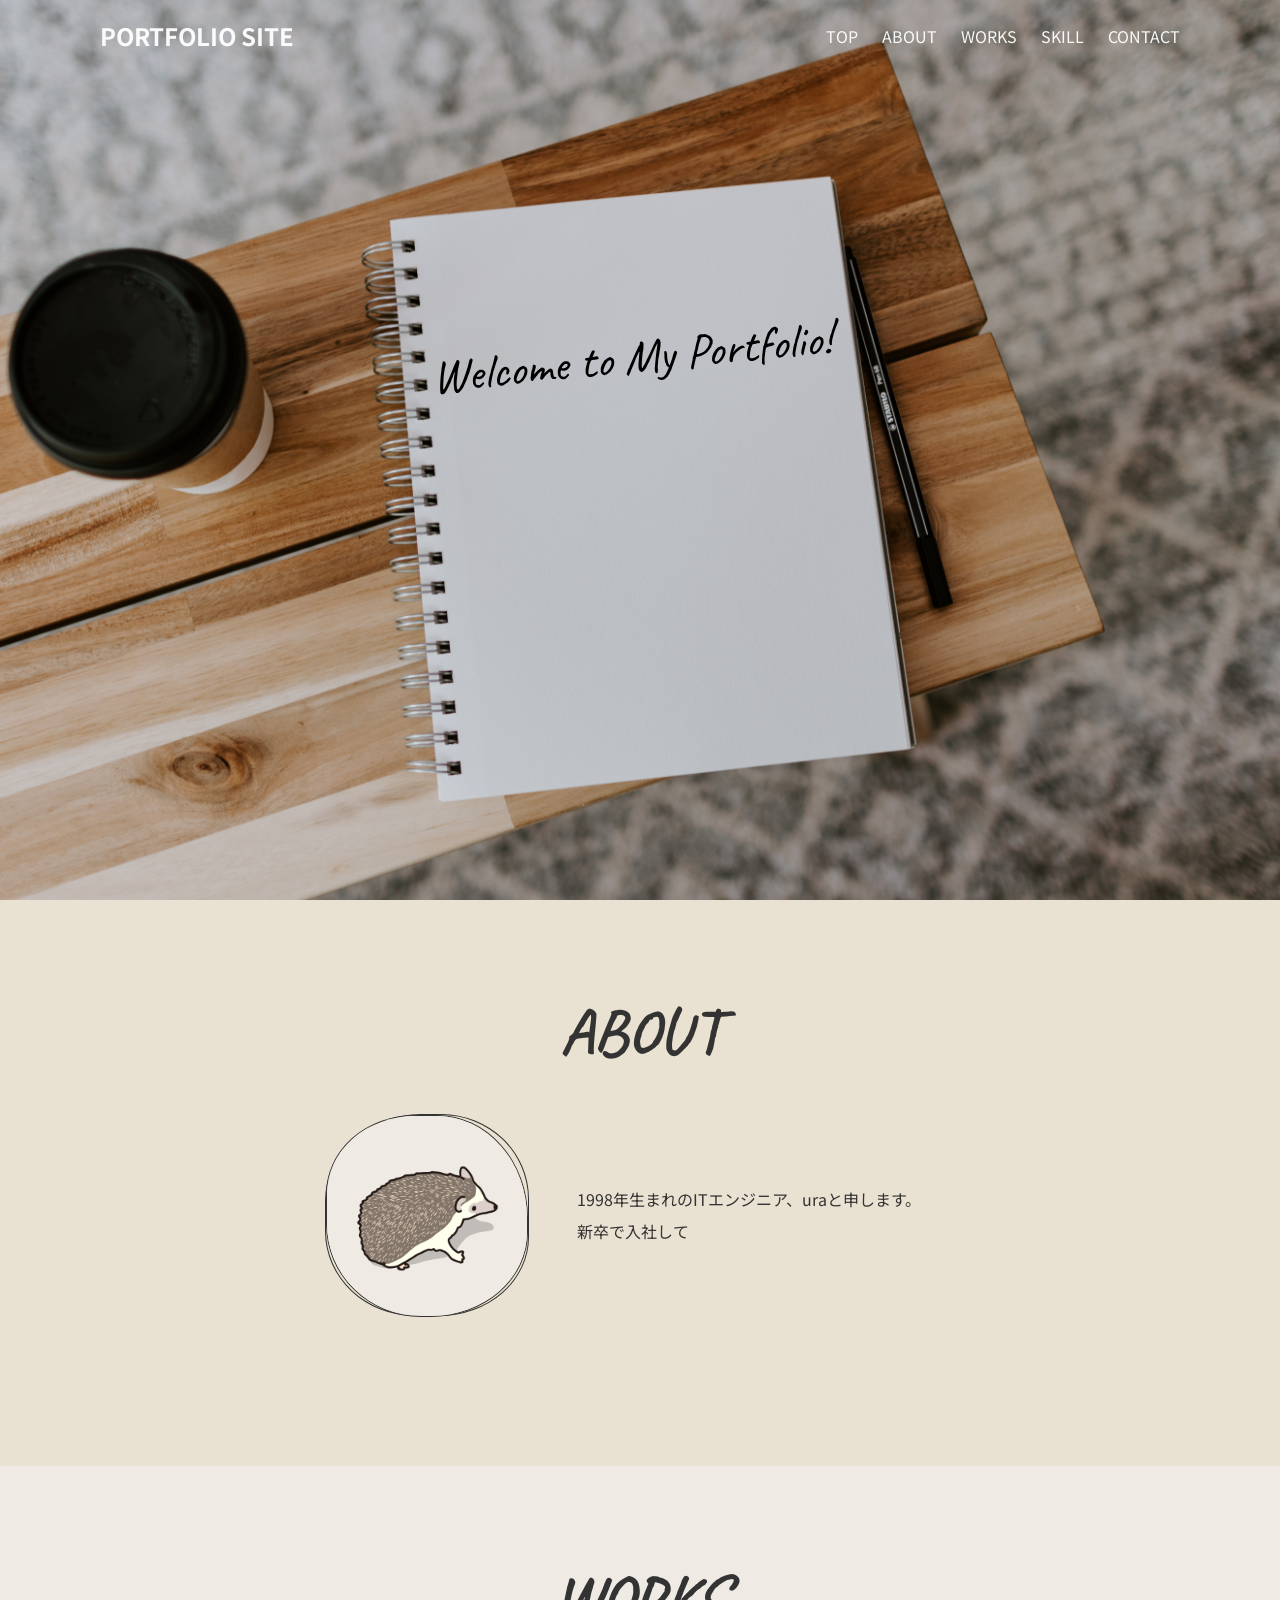
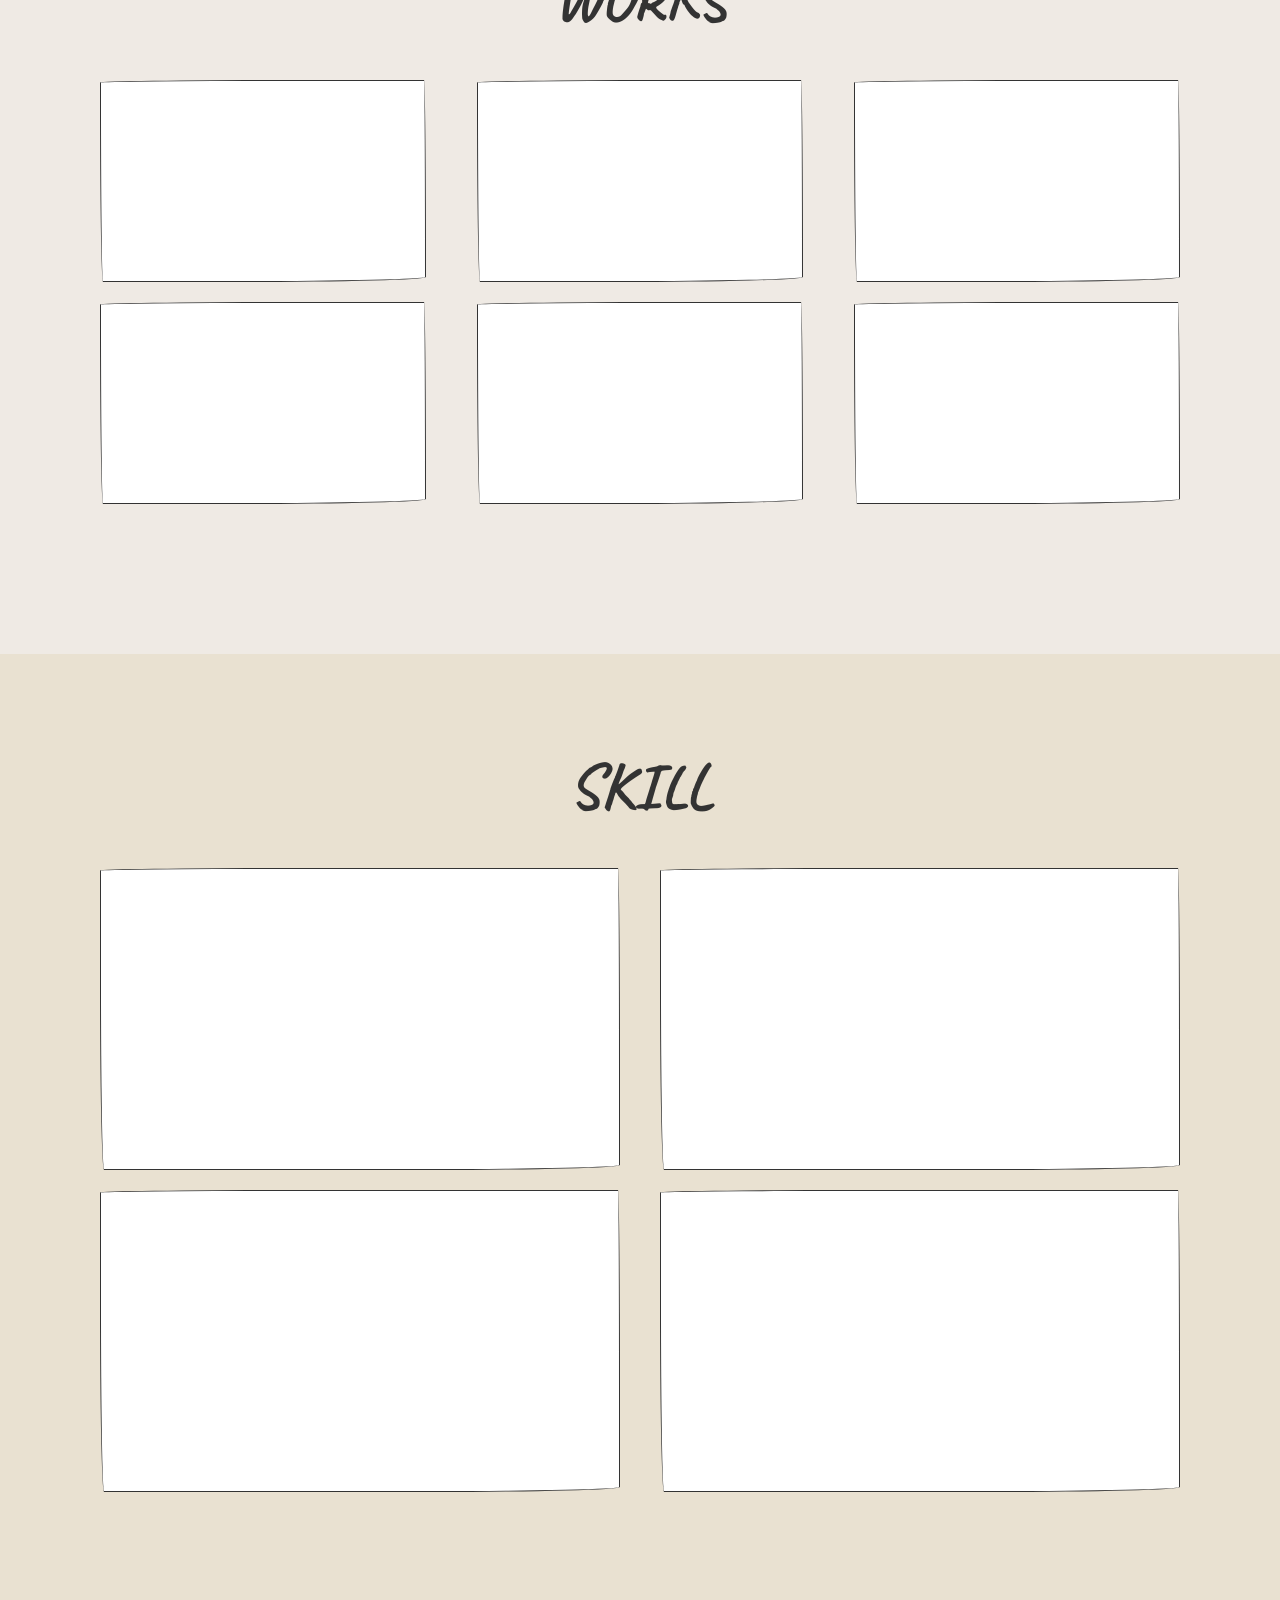
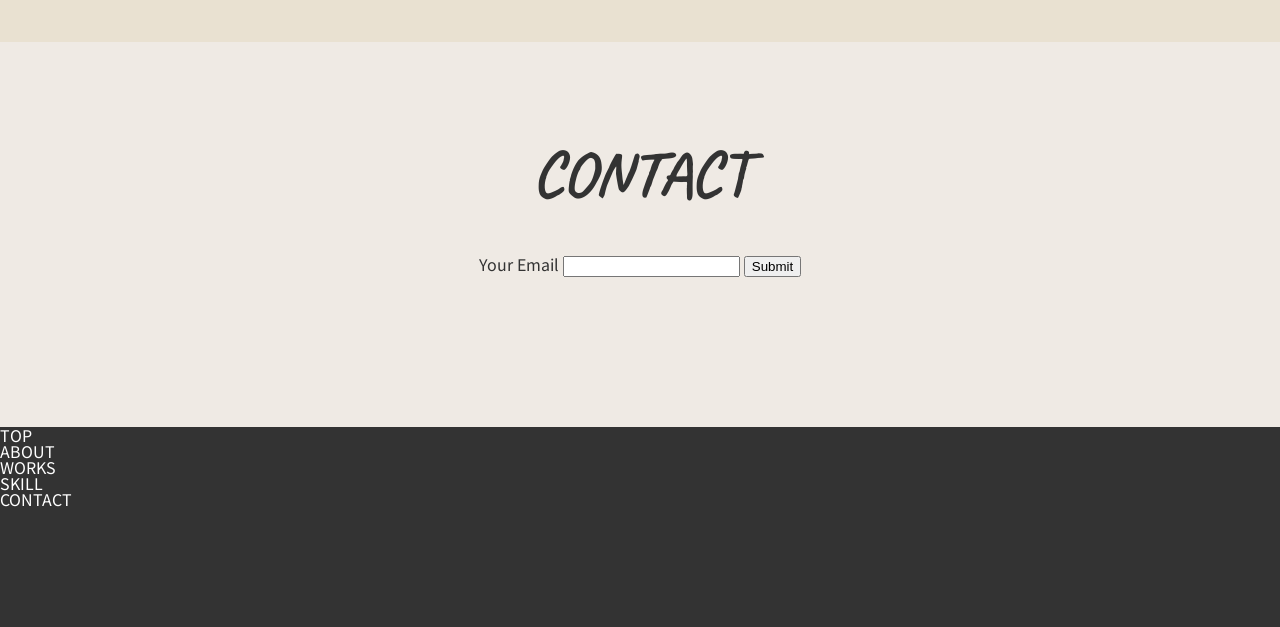
<file: index.html>
<!DOCTYPE html>
<html lang="ja">
  <head>
    <meta charset="UTF-8" />
    <meta http-equiv="X-UA-Compatible" content="IE=edge" />
    <meta name="viewport" content="width=device-width, initial-scale=1.0" />
    <link rel="icon" href="./img/favicon.png">
    <link rel="preconnect" href="https://fonts.googleapis.com" />
    <link rel="preconnect" href="https://fonts.gstatic.com" crossorigin />
    <link
      href="https://fonts.googleapis.com/css2?family=Caveat&family=Noto+Sans+JP&display=swap"
      rel="stylesheet"
    />
    <link rel="stylesheet" href="scss/style.css" />
    <title>PORTFOLIO SITE</title>
  </head>

  <body>
    <header id="site-header" class="site-header">
      <nav class="container">
        <h1><a href="#">PORTFOLIO SITE</a></h1>
        <ul class="menu">
          <li><a href="#top-banner">TOP</a></li>
          <li><a href="#about">ABOUT</a></li>
          <li><a href="#works">WORKS</a></li>
          <li><a href="#skill">SKILL</a></li>
          <li><a href="#contact">CONTACT</a></li>
        </ul>
      </nav>
    </header>

    <div id="top-banner">
      <div class="container">
        <img src="./img/comment.svg" alt="comment" class="top-title" />
      </div>
    </div>

    <div id="about">
      <div class="container">
        <h2>ABOUT</h2>
        <div class="about-flex">
          <div class="circle-in">
            <img src="./img/about-icon.jpg" alt="icon" class="circle-out" />
          </div>
          <p style="width: 35%; text-align: left">
            1998年生まれのITエンジニア、uraと申します。<br />
            新卒で入社して
          </p>
        </div>
      </div>
    </div>

    <div id="works">
      <div class="container">
        <h2>WORKS</h2>
        <div class="work-list">
          <div class="work"></div>
          <div class="work"></div>
          <div class="work"></div>
          <div class="work"></div>
          <div class="work"></div>
          <div class="work"></div>
        </div>
      </div>
    </div>

    <div id="skill">
      <div class="container">
        <h2>SKILL</h2>
        <div class="skill-list">
          <div class="skill"></div>
          <div class="skill"></div>
          <div class="skill"></div>
          <div class="skill"></div>
        </div>
      </div>
    </div>

    <div id="contact">
      <div class="container">
        <h2>CONTACT</h2>
        <form method="post">
          <label for="email">Your Email</label>
          <input name="Email" id="email" type="email" />
          <button type="submit">Submit</button>
        </form>
      </div>
    </div>

    <footer class="site-footer">
      <ul class="menu">
        <li><a href="#top-banner">TOP</a></li>
        <li><a href="#about">ABOUT</a></li>
        <li><a href="#works">WORKS</a></li>
        <li><a href="#skill">SKILL</a></li>
        <li><a href="#contact">CONTACT</a></li>
      </ul>
    </footer>

    <script src="js/scroll.js"></script>
    <script src="js/backgroundChange.js"></script>
  </body>
</html>
</file>
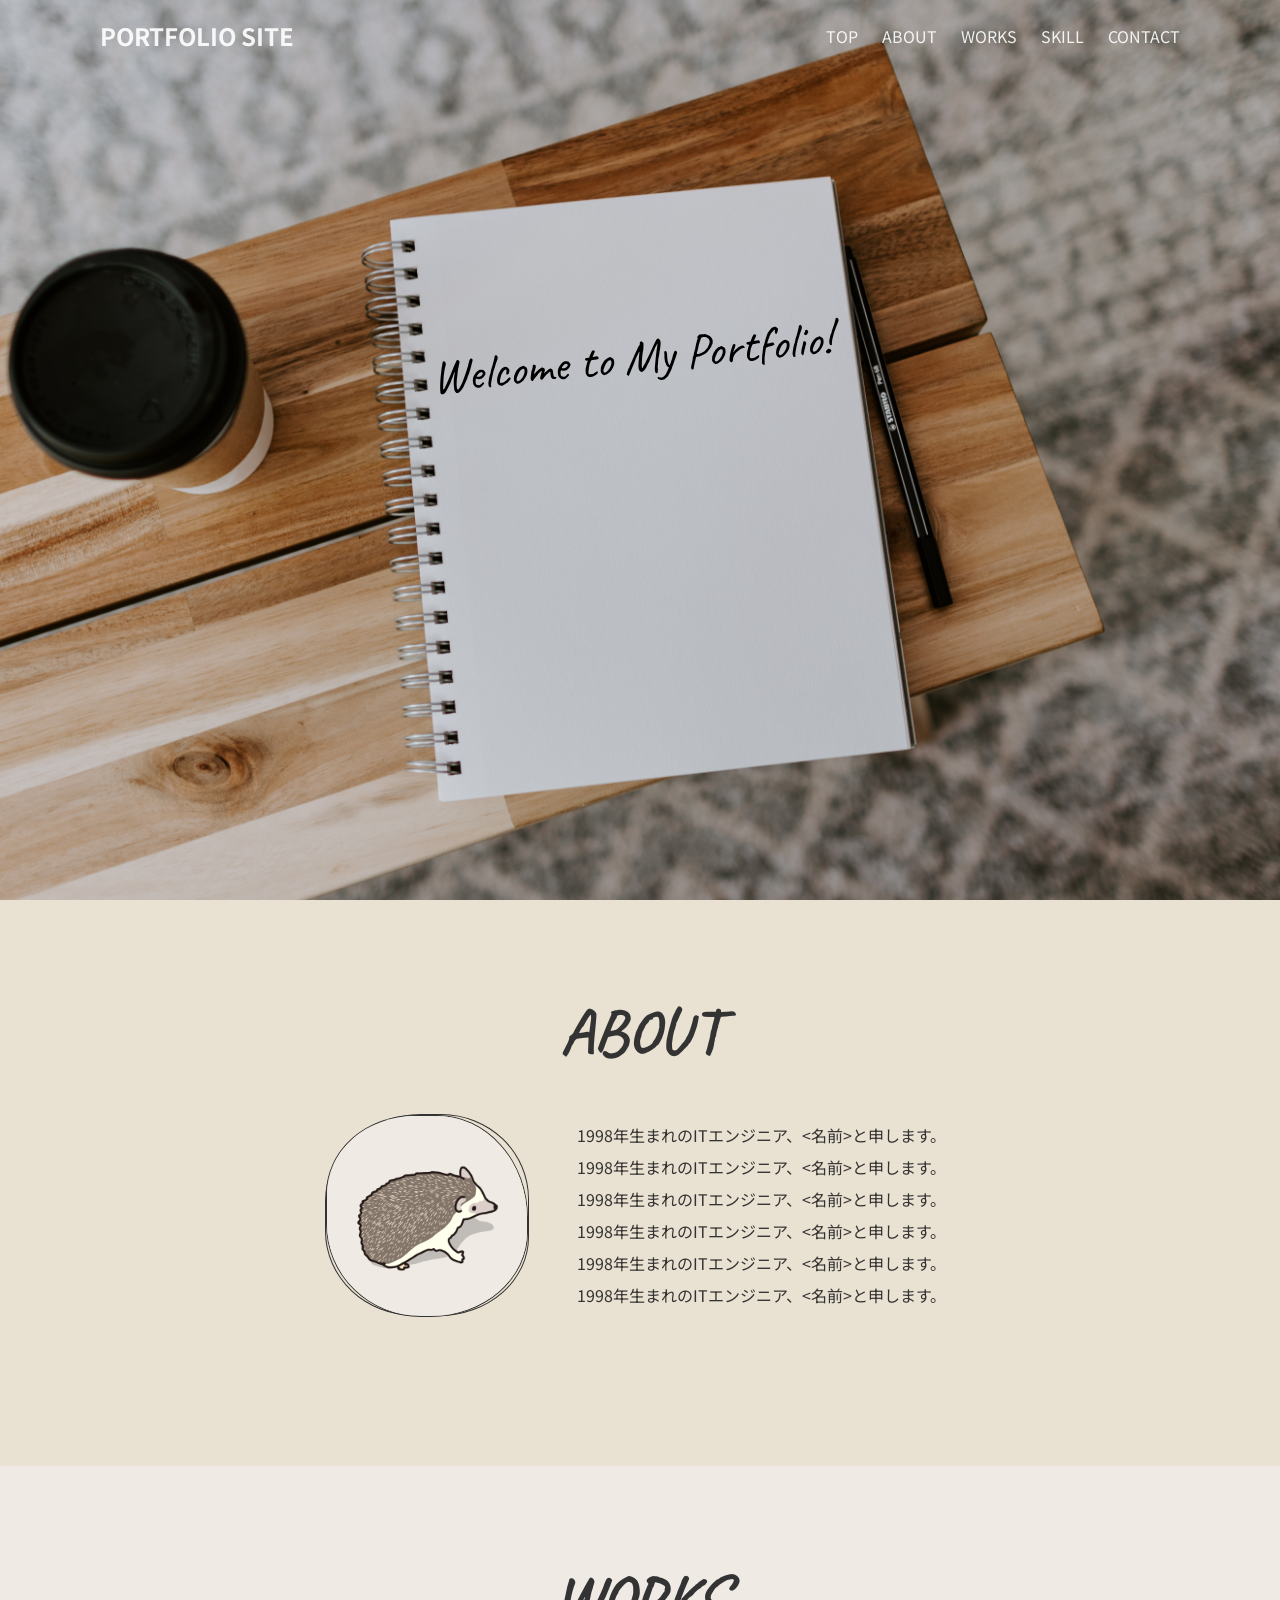
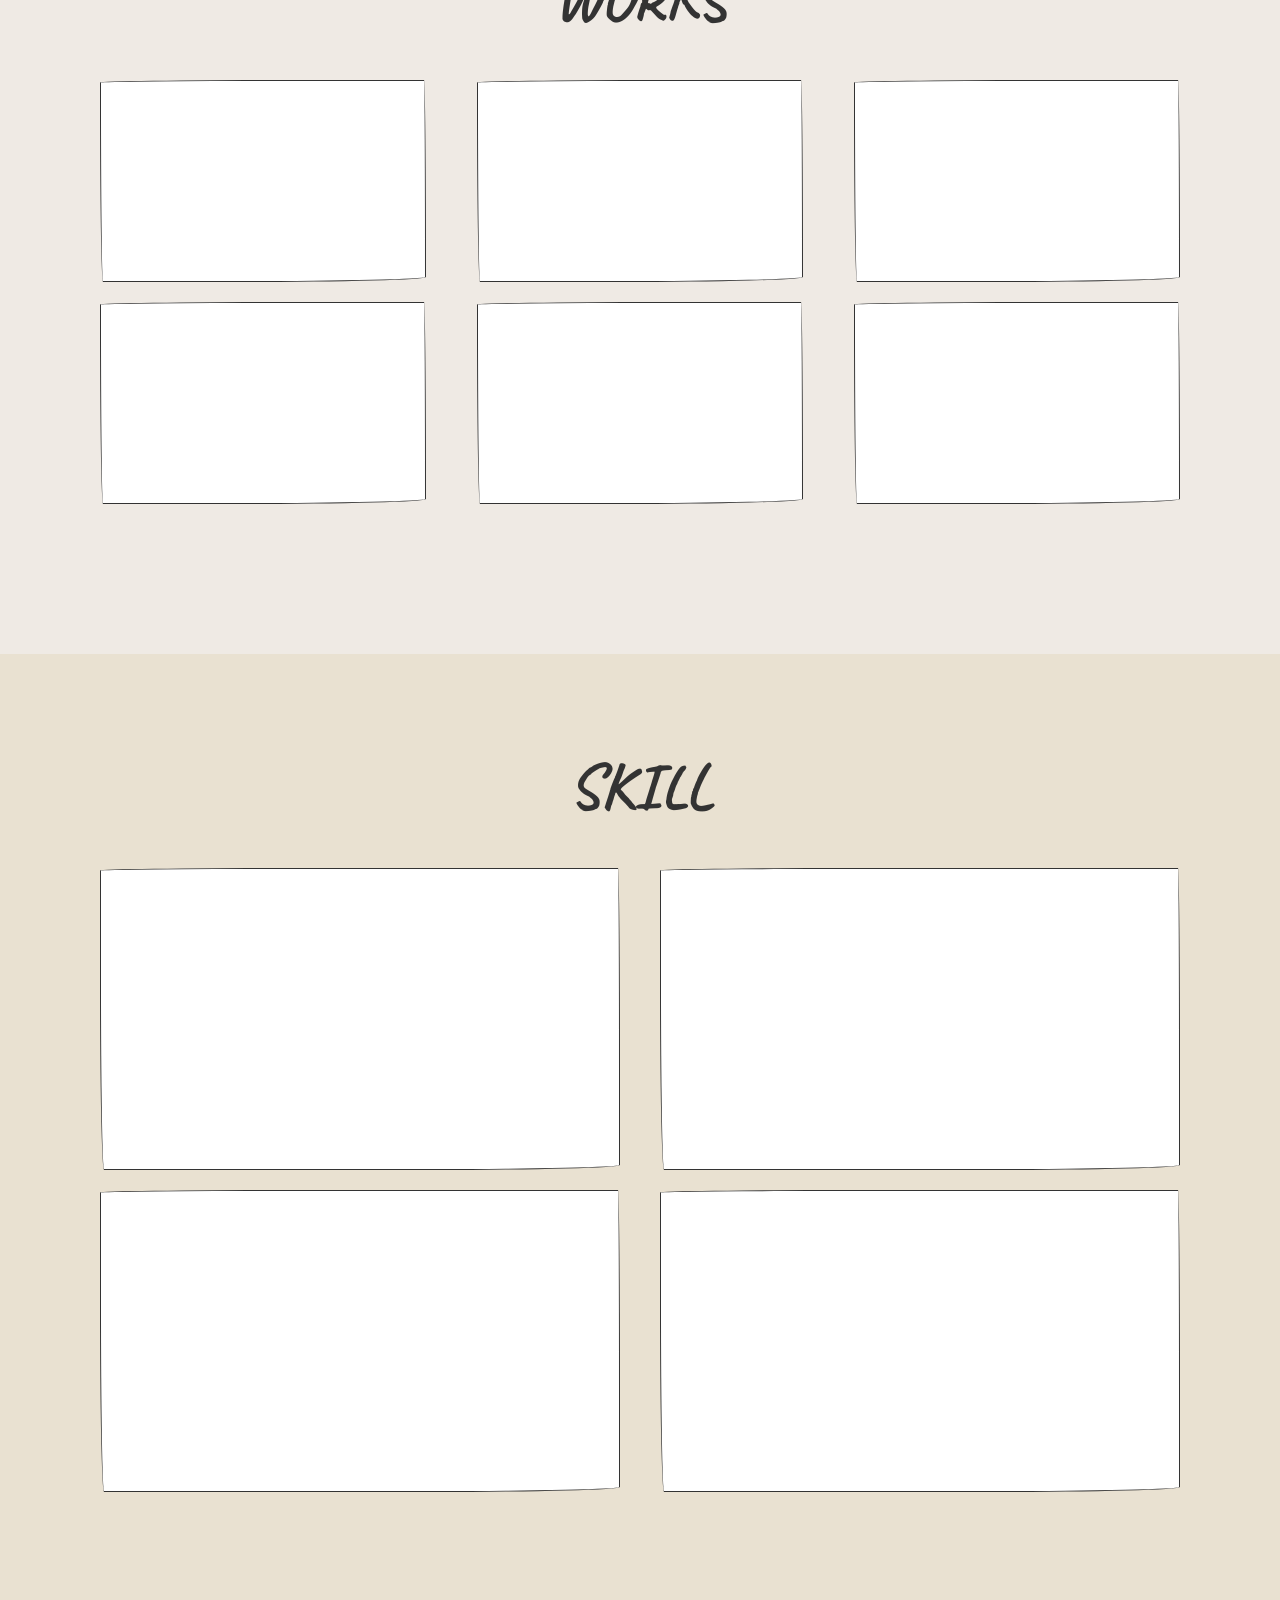
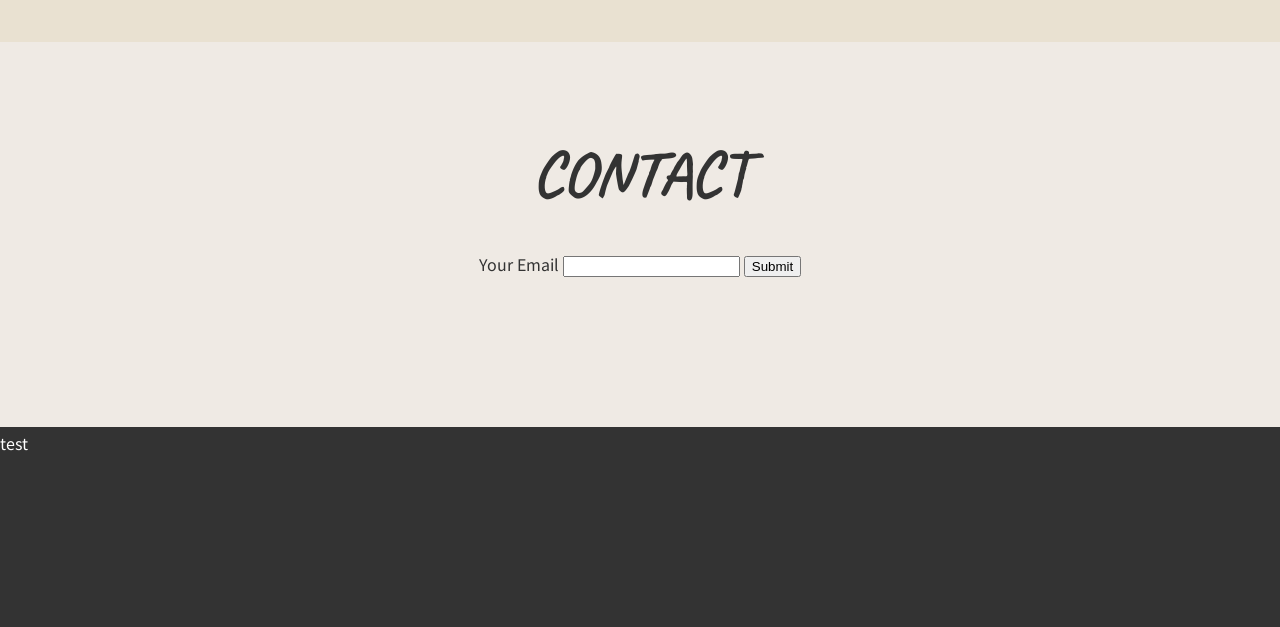
<file: portfolio/index.html>
<!DOCTYPE html>
<html lang="ja">
  <head>
    <meta charset="UTF-8" />
    <meta http-equiv="X-UA-Compatible" content="IE=edge" />
    <meta name="viewport" content="width=device-width, initial-scale=1.0" />
    <link rel="preconnect" href="https://fonts.googleapis.com" />
    <link rel="preconnect" href="https://fonts.gstatic.com" crossorigin />
    <link
      href="https://fonts.googleapis.com/css2?family=Caveat&family=Noto+Sans+JP&display=swap"
      rel="stylesheet"
    />
    <link rel="stylesheet" href="scss/style.css" />
    <title>PORTFOLIO SITE</title>
  </head>

  <body>
    <header class="site-header">
      <nav class="container">
        <h1><a href="#">PORTFOLIO SITE</a></h1>
        <ul class="menu">
          <li><a href="#top-banner">TOP</a></li>
          <li><a href="#about">ABOUT</a></li>
          <li><a href="#works">WORKS</a></li>
          <li><a href="#skill">SKILL</a></li>
          <li><a href="#contact">CONTACT</a></li>
        </ul>
      </nav>
    </header>

    <div id="top-banner">
      <div class="container">
        <img src="./img/comment.svg" alt="comment" class="top-title" />
      </div>
    </div>

    <div id="about">
      <div class="container">
        <h2>ABOUT</h2>
        <div class="about-flex">
          <div class="circle-in">
            <img src="./img/about-icon.jpg" alt="icon" class="circle-out" />
          </div>
          <p style="width: 35%; text-align: left">
            1998年生まれのITエンジニア、<名前>と申します。<br />
            1998年生まれのITエンジニア、<名前>と申します。<br />
            1998年生まれのITエンジニア、<名前>と申します。<br />
            1998年生まれのITエンジニア、<名前>と申します。<br />
            1998年生まれのITエンジニア、<名前>と申します。<br />
            1998年生まれのITエンジニア、<名前>と申します。<br />
          </p>
        </div>
      </div>
    </div>

    <div id="works">
      <div class="container">
        <h2>WORKS</h2>
        <div class="work-list">
          <div class="work"></div>
          <div class="work"></div>
          <div class="work"></div>
          <div class="work"></div>
          <div class="work"></div>
          <div class="work"></div>
        </div>
      </div>
    </div>

    <div id="skill">
      <div class="container">
        <h2>SKILL</h2>
        <div class="skill-list">
          <div class="skill"></div>
          <div class="skill"></div>
          <div class="skill"></div>
          <div class="skill"></div>
        </div>
      </div>
    </div>

    <div id="contact">
      <div class="container">
        <h2>CONTACT</h2>
        <form method="post">
          <label for="email">Your Email</label>
          <input name="Email" id="email" type="email" />
          <button type="submit">Submit</button>
        </form>
      </div>
    </div>

    <footer class="site-footer">
      <p>test</p>
    </footer>

    <script src="js/scroll.js"></script>
  </body>
</html>
</file>
<file: scss/style.css>
html,
body,
h1,
h2,
p,
ul,
li {
  margin: 0;
  padding: 0;
  line-height: 1;
}

p {
  line-height: 2;
}

h2 {
  font-size: 64px;
  font-family: "Caveat", cursive;
  padding-bottom: 50px;
}

ul {
  list-style: none;
}

a {
  text-decoration: none;
  color: inherit;
}

img {
  border: none;
  vertical-align: bottom;
  max-width: 100%;
}

html {
  font-size: 62.5%;
  font-weight: normal;
  font-family: "Noto Sans JP", sans-serif;
}

body {
  background-color: #e9e1d1;
  color: #333;
  font-size: 1.6rem;
}

.site-header {
  width: 100%;
  height: 72px;
  position: fixed;
  top: 0;
  display: flex;
  color: #fff;
  opacity: 0.95;
  z-index: 999;
  transition: 0.3s;
}
.site-header nav {
  display: flex;
  align-items: center;
  justify-content: space-between;
}
.site-header nav li {
  float: left;
  margin-left: 24px;
}

.bg-header {
  background-color: #333;
}

.container {
  margin: 0 auto;
  max-width: 1080px;
  width: 100%;
}

#top-banner,
#about,
#works,
#skill,
#contact {
  margin: 0 auto;
  justify-content: center;
  text-align: center;
  position: relative;
}

#about,
#works,
#skill,
#contact {
  padding-top: 100px;
  padding-bottom: 150px;
  z-index: 2;
}

#about,
#skill {
  background-color: #e9e1d1;
}

#works,
#contact {
  background-color: #efeae4;
}

#top-banner {
  height: 100vh;
  width: 100%;
  background-image: url(../img/bg-top.jpg);
  background-repeat: no-repeat;
  background-size: cover;
  background-position: center;
  background-attachment: fixed;
}

.top-title {
  top: 40%;
  left: 50%;
  transform: translate(-50%, -50%);
  position: fixed;
}

.about-flex {
  display: flex;
  gap: 48px;
  align-items: center;
  justify-content: center;
}

.circle-in {
  border-radius: 47% 43% 44% 44%/43% 42% 39% 42%;
  min-width: 200px;
  height: 200px;
  border: solid 1px #333;
}

.circle-out {
  border-radius: 44% 45% 48% 47%/39% 51% 42% 46%;
  min-width: 200px;
  height: 200px;
  border: solid 1px #333;
}

.work-list {
  display: flex;
  flex-wrap: wrap;
  justify-content: center;
  justify-content: space-between;
  gap: 20px;
}

.work {
  background-color: #fff;
  border: solid 1px #333;
  border-radius: 184px 2px 185px 3px/2.5px 200px 5px 185px;
  width: 30%;
  height: 200px;
}

.skill-list {
  display: flex;
  flex-wrap: wrap;
  justify-content: center;
  justify-content: space-between;
  gap: 20px;
}

.skill {
  background-color: #fff;
  border: solid 1px #333;
  border-radius: 184px 2px 185px 4px/2.5px 200px 5px 185px;
  width: 48%;
  height: 300px;
}

.site-footer {
  height: 200px;
  justify-content: center;
  background-color: #333;
  color: #fff;
}/*# sourceMappingURL=style.css.map */
</file>
<file: portfolio/scss/style.css>
html,
body,
h1,
h2,
p,
ul,
li {
  margin: 0;
  padding: 0;
  line-height: 1;
}

p {
  line-height: 2;
}

h2 {
  font-size: 64px;
  font-family: "Caveat", cursive;
  padding-bottom: 50px;
}

ul {
  list-style: none;
}

a {
  text-decoration: none;
  color: inherit;
}

img {
  border: none;
  vertical-align: bottom;
  max-width: 100%;
}

html {
  font-size: 62.5%;
  font-weight: normal;
  font-family: "Noto Sans JP", sans-serif;
}

body {
  background-color: #e9e1d1;
  color: #333;
  font-size: 1.6rem;
}

.site-header {
  width: 100%;
  height: 72px;
  position: fixed;
  top: 0;
  display: flex;
  color: #fff;
  opacity: 0.9;
  z-index: 999;
}
.site-header nav {
  display: flex;
  align-items: center;
  justify-content: space-between;
}
.site-header nav li {
  float: left;
  margin-left: 24px;
}

.container {
  margin: 0 auto;
  max-width: 1080px;
  width: 100%;
}

#top-banner,
#about,
#works,
#skill,
#contact {
  margin: 0 auto;
  justify-content: center;
  text-align: center;
  position: relative;
}

#about,
#works,
#skill,
#contact {
  padding-top: 100px;
  padding-bottom: 150px;
  z-index: 2;
}

#about,
#skill {
  background-color: #e9e1d1;
}

#works,
#contact {
  background-color: #efeae4;
}

#top-banner {
  height: 100vh;
  width: 100%;
  background-image: url(../img/bg-top.jpg);
  background-repeat: no-repeat;
  background-size: cover;
  background-position: center;
  background-attachment: fixed;
}

.top-title {
  top: 40%;
  left: 50%;
  transform: translate(-50%, -50%);
  position: fixed;
}

.about-flex {
  display: flex;
  gap: 48px;
  align-items: center;
  justify-content: center;
}

.circle-in {
  border-radius: 47% 43% 44% 44%/43% 42% 39% 42%;
  min-width: 200px;
  height: 200px;
  border: solid 1px #333;
}

.circle-out {
  border-radius: 44% 45% 48% 47%/39% 51% 42% 46%;
  min-width: 200px;
  height: 200px;
  border: solid 1px #333;
}

.work-list {
  display: flex;
  flex-wrap: wrap;
  justify-content: center;
  justify-content: space-between;
  gap: 20px;
}

.work {
  background-color: #fff;
  border: solid 1px #333;
  border-radius: 184px 2px 185px 3px/2.5px 200px 5px 185px;
  width: 30%;
  height: 200px;
}

.skill-list {
  display: flex;
  flex-wrap: wrap;
  justify-content: center;
  justify-content: space-between;
  gap: 20px;
}

.skill {
  background-color: #fff;
  border: solid 1px #333;
  border-radius: 184px 2px 185px 4px/2.5px 200px 5px 185px;
  width: 48%;
  height: 300px;
}

.site-footer {
  height: 200px;
  justify-content: center;
  background-color: #333;
  color: #fff;
}/*# sourceMappingURL=style.css.map */
</file>
